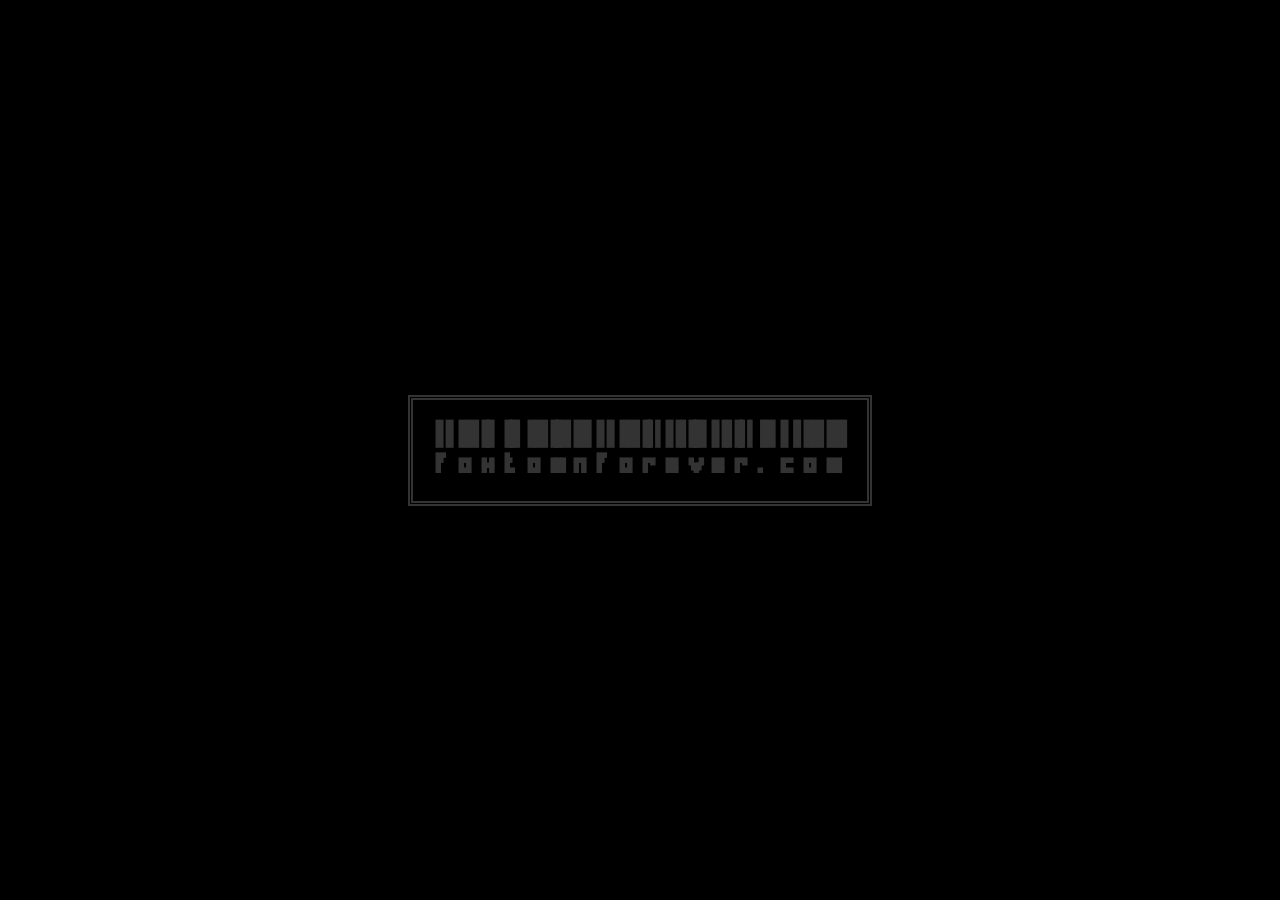
<file: index.html>
<!DOCTYPE html>
<html lang="en">
<head>
    <meta charset="UTF-8">
    <meta name="viewport" content="width=device-width, initial-scale=1.0">
    <title>foxtown</title>
    <link rel="stylesheet" href="style.css">
</head>
<body id="landing-body">
    <div id="title-container">
		<video class="bg-video" autoplay muted loop playsinline>
    		<source src="montagepixel.mp4" type="video/mp4">
  		</video>

		<a href="home.html"><h1 id="landing-title">foxtownforever.com</h1></a>
    </div>
</body>
</html>
</file>
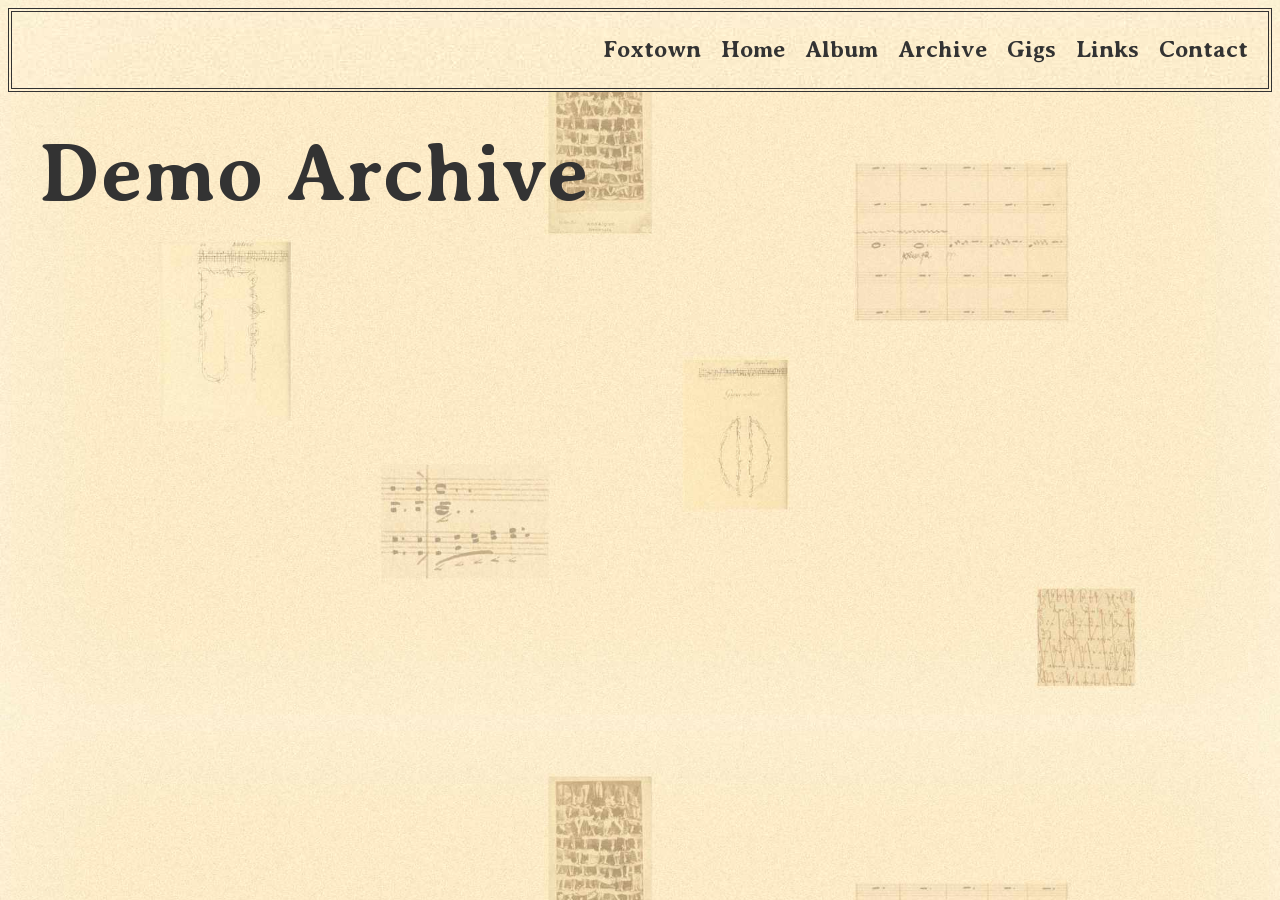
<file: archive.html>
<!DOCTYPE html>
<html lang="en">
<head>
    <meta charset="UTF-8">
    <meta name="viewport" content="width=device-width, initial-scale=1.0">
    <title>foxtown</title>
    <link rel="stylesheet" href="style.css">
</head>
<body id="archive-body">
	<div id="header">
		<a href="index.html"><p>Foxtown</p></a>
		<a href="home.html"><p>Home</p></a>
		<a href="album.html"><p>Album</p></a>
		<a href="archive.html"><p>Archive</p></a>
		<a href="gigs.html"><p>Gigs</p></a>
		<a href="links.html"><p>Links</p></a>
		<a href="mailto:foxtownforever@gmail.com"><p>Contact</p></a>
	</div>
	<h1 id="archive-title"> Demo Archive</h1>
</body>
</file>
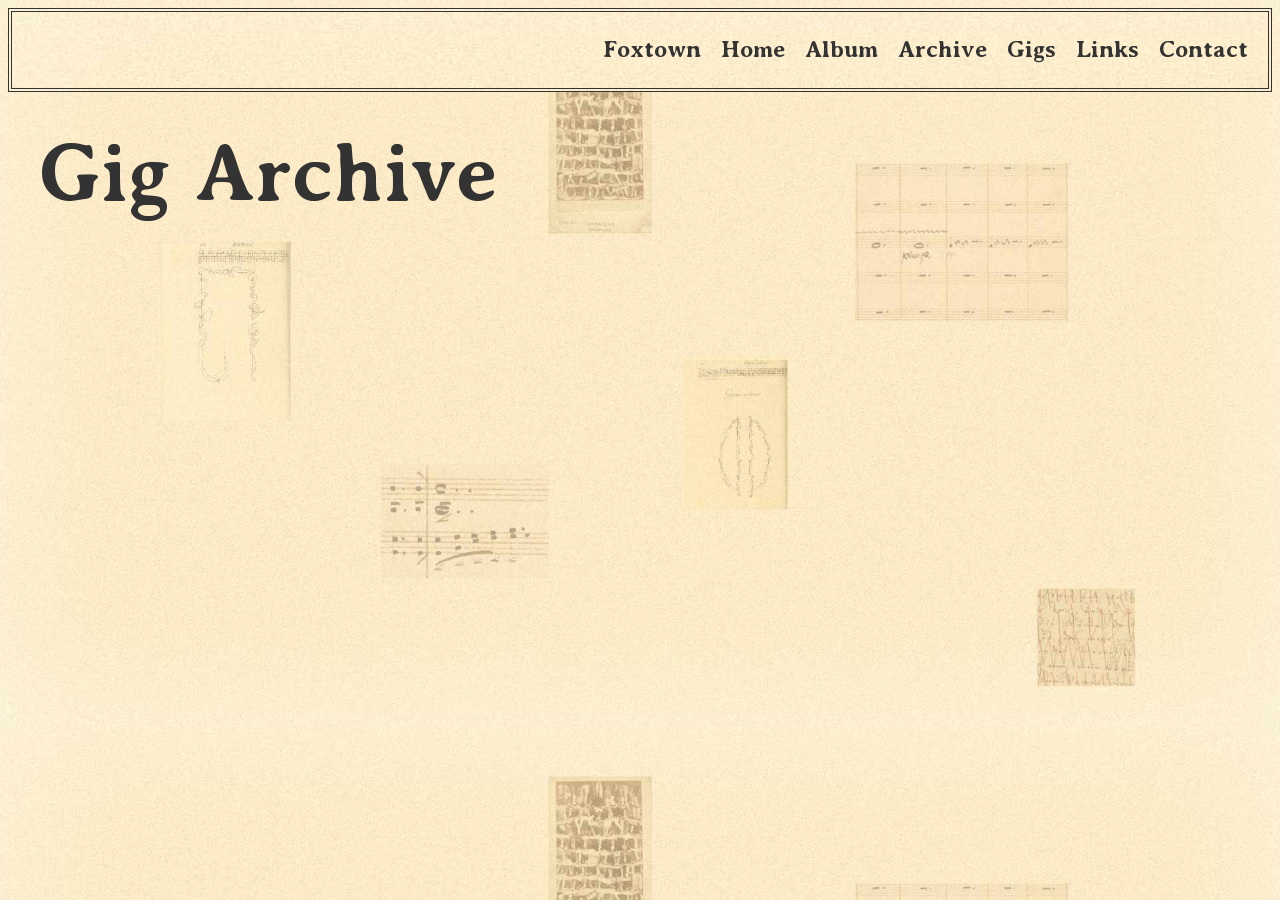
<file: gigs.html>
<!DOCTYPE html>
<html lang="en">
<head>
    <meta charset="UTF-8">
    <meta name="viewport" content="width=device-width, initial-scale=1.0">
    <title>foxtown</title>
    <link rel="stylesheet" href="style.css">
</head>
<body id="gigs-body">
	<div id="header">
		<a href="index.html"><p>Foxtown</p></a>
		<a href="home.html"><p>Home</p></a>
		<a href="album.html"><p>Album</p></a>
		<a href="archive.html"><p>Archive</p></a>
		<a href="gigs.html"><p>Gigs</p></a>
		<a href="links.html"><p>Links</p></a>
		<a href="mailto:foxtownforever@gmail.com"><p>Contact</p></a>
	</div>
	<h1 id="gigs-title">Gig Archive</h1>
</body>
</file>
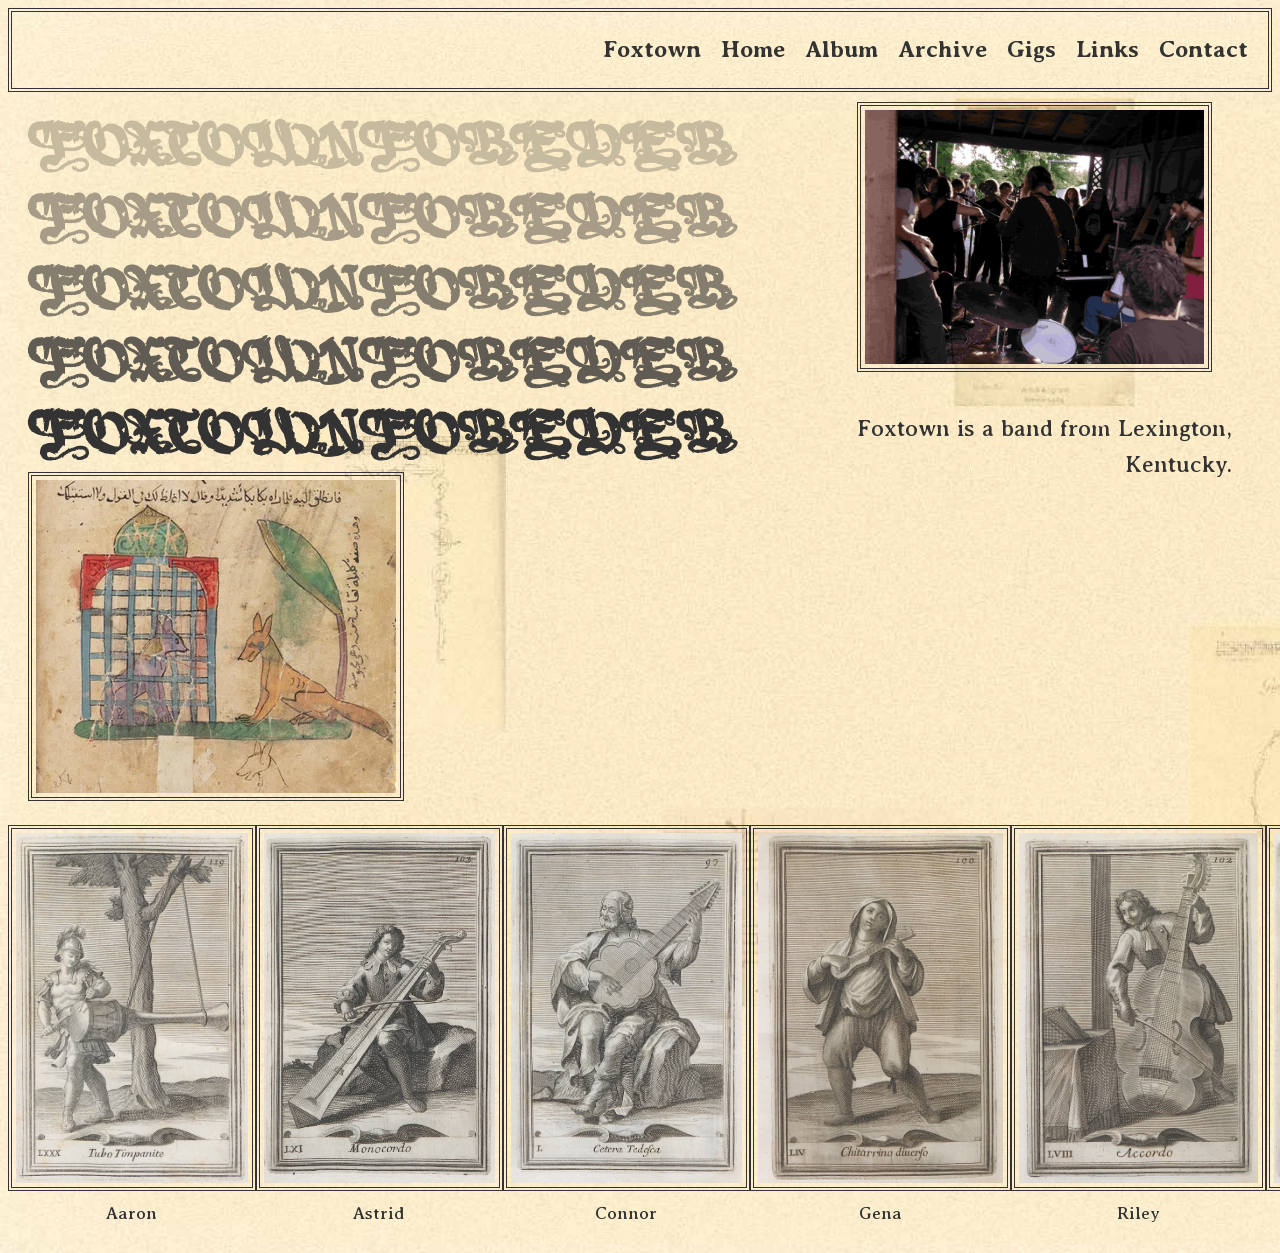
<file: home.html>
<!DOCTYPE html>
<html lang="en">
<head>
    <meta charset="UTF-8">
    <meta name="viewport" content="width=device-width, initial-scale=1.0">
    <title>foxtown</title>
    <link rel="stylesheet" href="style.css">
</head>
<body id="home-body">
	<div id="header">
		<a href="index.html"><p>Foxtown</p></a>
		<a href="home.html"><p>Home</p></a>
		<a href="album.html"><p>Album</p></a>
		<a href="archive.html"><p>Archive</p></a>
		<a href="gigs.html"><p>Gigs</p></a>
		<a href="links.html"><p>Links</p></a>
		<a href="mailto:foxtownforever@gmail.com"><p>Contact</p></a>
	</div>
	<div id="home-hero">
		<div id="FOXTOWNFOREVER">
			<h1 id="fox1">FOXTOWNFOREVER</h1>
			<h1 id="fox2">FOXTOWNFOREVER</h1>
			<h1 id="fox3">FOXTOWNFOREVER</h1>
			<h1 id="fox4">FOXTOWNFOREVER</h1>
			<h1 id="fox5">FOXTOWNFOREVER</h1>
			<img id="cagefox" src="images/foxcage.jpeg" alt="Cage Fox">
		</div>
		<div id="about-container">
			<img id="about-image" src="images/carportback.jpg" alt="Foxtown at the carport">
			<p id="about-text">Foxtown is a band from Lexington, Kentucky.</p>
		</div>
	</div>
	<div id="home-portraits">
		<div class="portrait">
			<img src="images/aaron.jpeg" alt="Aaron"><p>Aaron</p>
		</div>
		<div class="portrait">
			<img src="images/astrid.jpeg" alt="Astrid"><p>Astrid</p>
		</div>
		<div class="portrait">
			<img src="images/connor.jpeg" alt="Connor"><p>Connor</p>
		</div>
		<div class="portrait">
			<img src="images/gena.jpeg" alt="Gena"><p>Gena</p>
		</div>
		<div class="portrait">
			<img src="images/riley.jpeg" alt="Riley"><p>Riley</p>
		</div>
		<div class="portrait">
			<img src="images/sabrina.jpeg" alt="Sabrina"><p>Sabrina</p>
		</div>
	</div>

</body>
</html>
</file>
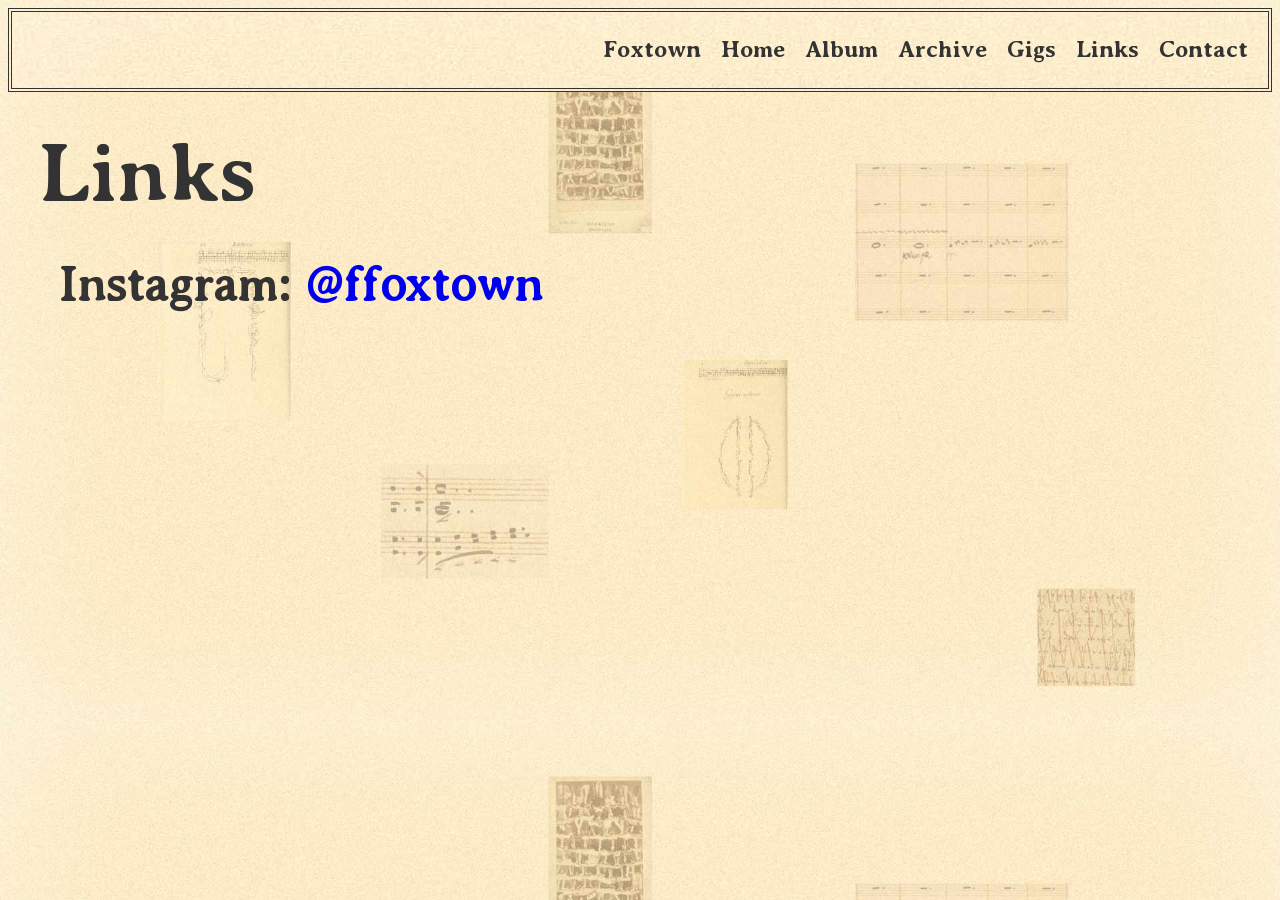
<file: links.html>
<!DOCTYPE html>
<html lang="en">
<head>
    <meta charset="UTF-8">
    <meta name="viewport" content="width=device-width, initial-scale=1.0">
    <title>foxtown</title>
    <link rel="stylesheet" href="style.css">
</head>
<body id="gigs-body">
	<div id="header">
		<a href="index.html"><p>Foxtown</p></a>
		<a href="home.html"><p>Home</p></a>
		<a href="album.html"><p>Album</p></a>
		<a href="archive.html"><p>Archive</p></a>
		<a href="gigs.html"><p>Gigs</p></a>
		<a href="links.html"><p>Links</p></a>
		<a href="mailto:foxtownforever@gmail.com"><p>Contact</p></a>
	</div>
	<h1 id="gigs-title">Links</h1>
	<h2 class="link-title">Instagram: <a href="https://www.instagram.com/ffoxtown/" target="_blank">@ffoxtown</a></h2>
</body>
</file>
<file: style.css>
@font-face {
    font-family: pixelary;
    src: url("fonts/Pixelary.otf");
}
@font-face {
    font-family: gotique;
    src: url("fonts/Gotique.ttf");
}
@font-face {
	font-family: ptext;
	src: url("fonts/AveriaSerif-Regular.ttf");
}
@font-face {
	font-family: ptextbold;
	src: url("fonts/AveriaSerif-Bold.ttf");
}
@font-face {
	font-family: ptextlight;
	src: url("fonts/AveriaSerif-Light.ttf");
}

p {
	font-family: 'ptext', 'courier new', courier, monospace;
	font-size: 24px;
	color: #333;
	line-height: 1.5;
}

img {
	padding: 4px;
	border: 4px double #333;
}

a {
	text-decoration: none;
}

h1 {
	font-family: 'ptextbold', 'courier new', courier, monospace;
	font-size: 84px;
	color: #333;
	margin: 30px;
	padding: 0;
}

h2 {
	font-family: 'ptextlight', 'courier new', courier, monospace;
	font-size: 50px;
	color: #333;
	margin: 10px 50px;
	padding: 0;
}

#header {
	text-align: center;
	color: #f9eaca;
	font-size: 48px;
	background-image: url("images/home-background.jpg");
	border: 4px double #333;
	display: flex;
	justify-content: flex-end;
	padding: 10px;
}
#header p {
	font-size: 24px;
	color: #333;
	line-height: 1.5;
	text-align: center;
	margin: 10px;
	font-family: 'ptextbold', 'courier new', courier, monospace;
	text-decoration: none;	
}

#header p:hover {
	color: #111;
	transition: all 0.3s ease;
	font-family: 'ptextlight', 'courier new', courier, monospace;
}

#landing-title {
    text-align: center;
    color: #333333;
    font-size: 72px;
    border: 5px double #333;
    display: inline-block;
    padding: 20px;
    font-family: 'pixelary', 'courier new', courier, monospace;
}

#title-container a:hover h1{
    color: #fffbc4;
    transition: all 0.3s ease;
    border: 5px double #fffbc4;
}
#title-container {
    position: relative;
    display: flex;
    justify-content: center;
    align-items: center;
    height: 100vh;
    overflow: hidden;
    background: #000;
}
#title-container .bg-video {
  position: absolute;
  inset: 0;
  width: 100%;
  height: 100%;
  object-fit: cover;
  z-index: 0;
}

#title-container a,
#title-container h1 {
  position: relative;
  z-index: 1;
}

#landing-body {
		margin: 0;
		padding: 0;
		height: 100vh;
		width: 100vw;
		overflow: hidden;
}

body {
	background-image: url("images/home-background.jpg");
	background-repeat: repeat;
	background-size: cover;
}

#home-hero {
	display: flex;
	flex-direction: row;
	justify-content: center;
}

#FOXTOWNFOREVER {
	margin: 20px
}

#FOXTOWNFOREVER h1 {
	font-family: 'gotique', 'courier new', courier, monospace;
	font-size: 60px;
	text-align: center;
	margin: 0;
	padding: 0;
}
#fox5 {
	color: #333;
}
#fox4 {
	color: #605C54;
}
#fox3 {
	color: #857E6F;
}
#fox2 {
	color: #A69C87;
}
#fox1 {
	color: #C6BA9F;
}
#about-container {
	text-align: right;
	margin-right: 40px;
}

#about-image {
	width: 70%;
	height: auto;
	margin: 10px 20px;
}

#home-portraits {
	display: flex;
	flex-direction: row;
	justify-content: space-around;
}

#home-portraits img {
	width: auto;
	height: 350px;
	margin: 0;
}

#home-portraits p {
	font-family: 'ptext', 'courier new', courier, monospace;
	font-size: 18px;
	color: #333;
	line-height: 1.5;
	text-align: center;
	margin-top: 5px;
}
</file>
